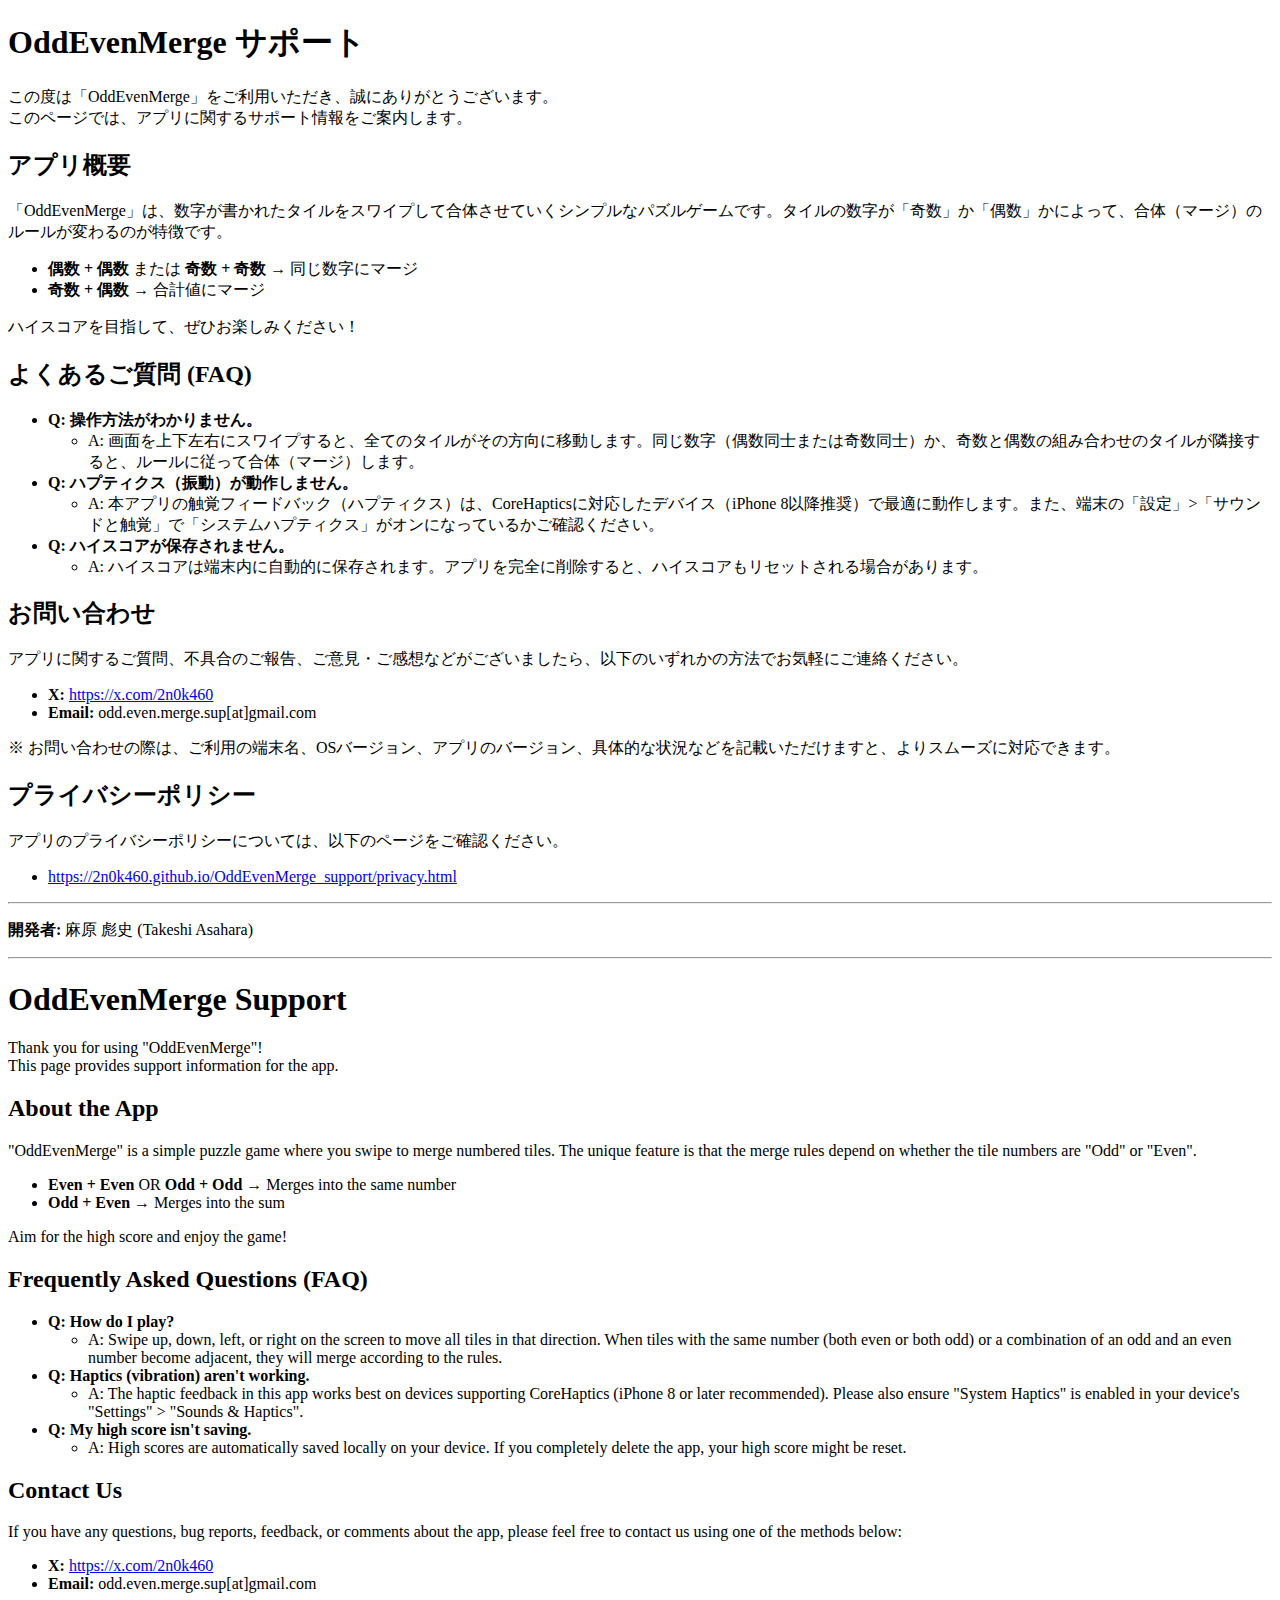
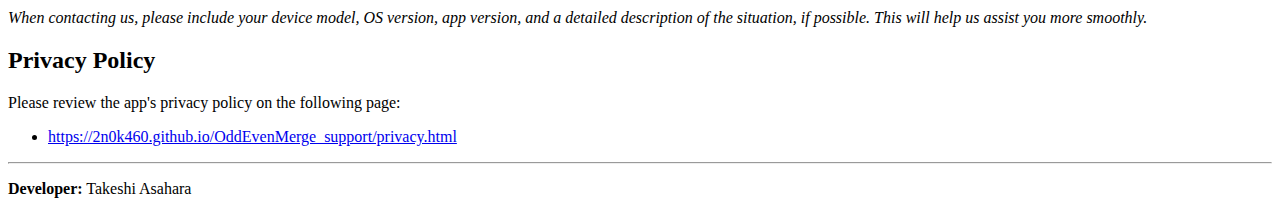
<file: index.html>
<!DOCTYPE html>
<html>
<head>
<meta charset="UTF-8">
<title>OddEvenMerge Support</title>
</head>
<body>
<h1>OddEvenMerge サポート</h1>

<p>この度は「OddEvenMerge」をご利用いただき、誠にありがとうございます。<br>
このページでは、アプリに関するサポート情報をご案内します。</p>

<h2>アプリ概要</h2>

<p>「OddEvenMerge」は、数字が書かれたタイルをスワイプして合体させていくシンプルなパズルゲームです。タイルの数字が「奇数」か「偶数」かによって、合体（マージ）のルールが変わるのが特徴です。</p>

<ul>
<li><strong>偶数 + 偶数</strong> または <strong>奇数 + 奇数</strong> → 同じ数字にマージ</li>
<li><strong>奇数 + 偶数</strong> → 合計値にマージ</li>
</ul>

<p>ハイスコアを目指して、ぜひお楽しみください！</p>

<h2>よくあるご質問 (FAQ)</h2>

<ul>
<li><strong>Q: 操作方法がわかりません。</strong>
    <ul>
    <li>A: 画面を上下左右にスワイプすると、全てのタイルがその方向に移動します。同じ数字（偶数同士または奇数同士）か、奇数と偶数の組み合わせのタイルが隣接すると、ルールに従って合体（マージ）します。</li>
    </ul>
</li>
<li><strong>Q: ハプティクス（振動）が動作しません。</strong>
    <ul>
    <li>A: 本アプリの触覚フィードバック（ハプティクス）は、CoreHapticsに対応したデバイス（iPhone 8以降推奨）で最適に動作します。また、端末の「設定」&gt;「サウンドと触覚」で「システムハプティクス」がオンになっているかご確認ください。</li>
    </ul>
</li>
<li><strong>Q: ハイスコアが保存されません。</strong>
    <ul>
    <li>A: ハイスコアは端末内に自動的に保存されます。アプリを完全に削除すると、ハイスコアもリセットされる場合があります。</li>
    </ul>
</li>
</ul>

<h2>お問い合わせ</h2>

<p>アプリに関するご質問、不具合のご報告、ご意見・ご感想などがございましたら、以下のいずれかの方法でお気軽にご連絡ください。</p>

<ul>
<li><strong>X:</strong> <a href="https://x.com/2n0k460">https://x.com/2n0k460</a></li>
<li><strong>Email:</strong> odd.even.merge.sup[at]gmail.com</li>
</ul>

<p>※ お問い合わせの際は、ご利用の端末名、OSバージョン、アプリのバージョン、具体的な状況などを記載いただけますと、よりスムーズに対応できます。</p>

<h2>プライバシーポリシー</h2>

<p>アプリのプライバシーポリシーについては、以下のページをご確認ください。</p>

<ul>
<li><a href="https://2n0k460.github.io/OddEvenMerge_support/privacy.html">https://2n0k460.github.io/OddEvenMerge_support/privacy.html</a></li>
</ul>

<hr>

<p><strong>開発者:</strong> 麻原 彪史 (Takeshi Asahara)</p>

<hr>

<h1>OddEvenMerge Support</h1>

<p>Thank you for using "OddEvenMerge"!<br>
This page provides support information for the app.</p>

<h2>About the App</h2>

<p>"OddEvenMerge" is a simple puzzle game where you swipe to merge numbered tiles. The unique feature is that the merge rules depend on whether the tile numbers are "Odd" or "Even".</p>

<ul>
<li><strong>Even + Even</strong> OR <strong>Odd + Odd</strong> → Merges into the same number</li>
<li><strong>Odd + Even</strong> → Merges into the sum</li>
</ul>

<p>Aim for the high score and enjoy the game!</p>

<h2>Frequently Asked Questions (FAQ)</h2>

<ul>
<li><strong>Q: How do I play?</strong>
    <ul>
    <li>A: Swipe up, down, left, or right on the screen to move all tiles in that direction. When tiles with the same number (both even or both odd) or a combination of an odd and an even number become adjacent, they will merge according to the rules.</li>
    </ul>
</li>
<li><strong>Q: Haptics (vibration) aren't working.</strong>
    <ul>
    <li>A: The haptic feedback in this app works best on devices supporting CoreHaptics (iPhone 8 or later recommended). Please also ensure "System Haptics" is enabled in your device's "Settings" &gt; "Sounds &amp; Haptics".</li>
    </ul>
</li>
<li><strong>Q: My high score isn't saving.</strong>
    <ul>
    <li>A: High scores are automatically saved locally on your device. If you completely delete the app, your high score might be reset.</li>
    </ul>
</li>
</ul>

<h2>Contact Us</h2>

<p>If you have any questions, bug reports, feedback, or comments about the app, please feel free to contact us using one of the methods below:</p>

<ul>
<li><strong>X:</strong> <a href="https://x.com/2n0k460">https://x.com/2n0k460</a></li>
<li><strong>Email:</strong> odd.even.merge.sup[at]gmail.com</li>
</ul>

<p><em>When contacting us, please include your device model, OS version, app version, and a detailed description of the situation, if possible. This will help us assist you more smoothly.</em></p>

<h2>Privacy Policy</h2>

<p>Please review the app's privacy policy on the following page:</p>

<ul>
<li><a href="https://2n0k460.github.io/OddEvenMerge_support/privacy.html">https://2n0k460.github.io/OddEvenMerge_support/privacy.html</a></li>
</ul>

<hr>

<p><strong>Developer:</strong> Takeshi Asahara</p>

</body>
</html>
</file>
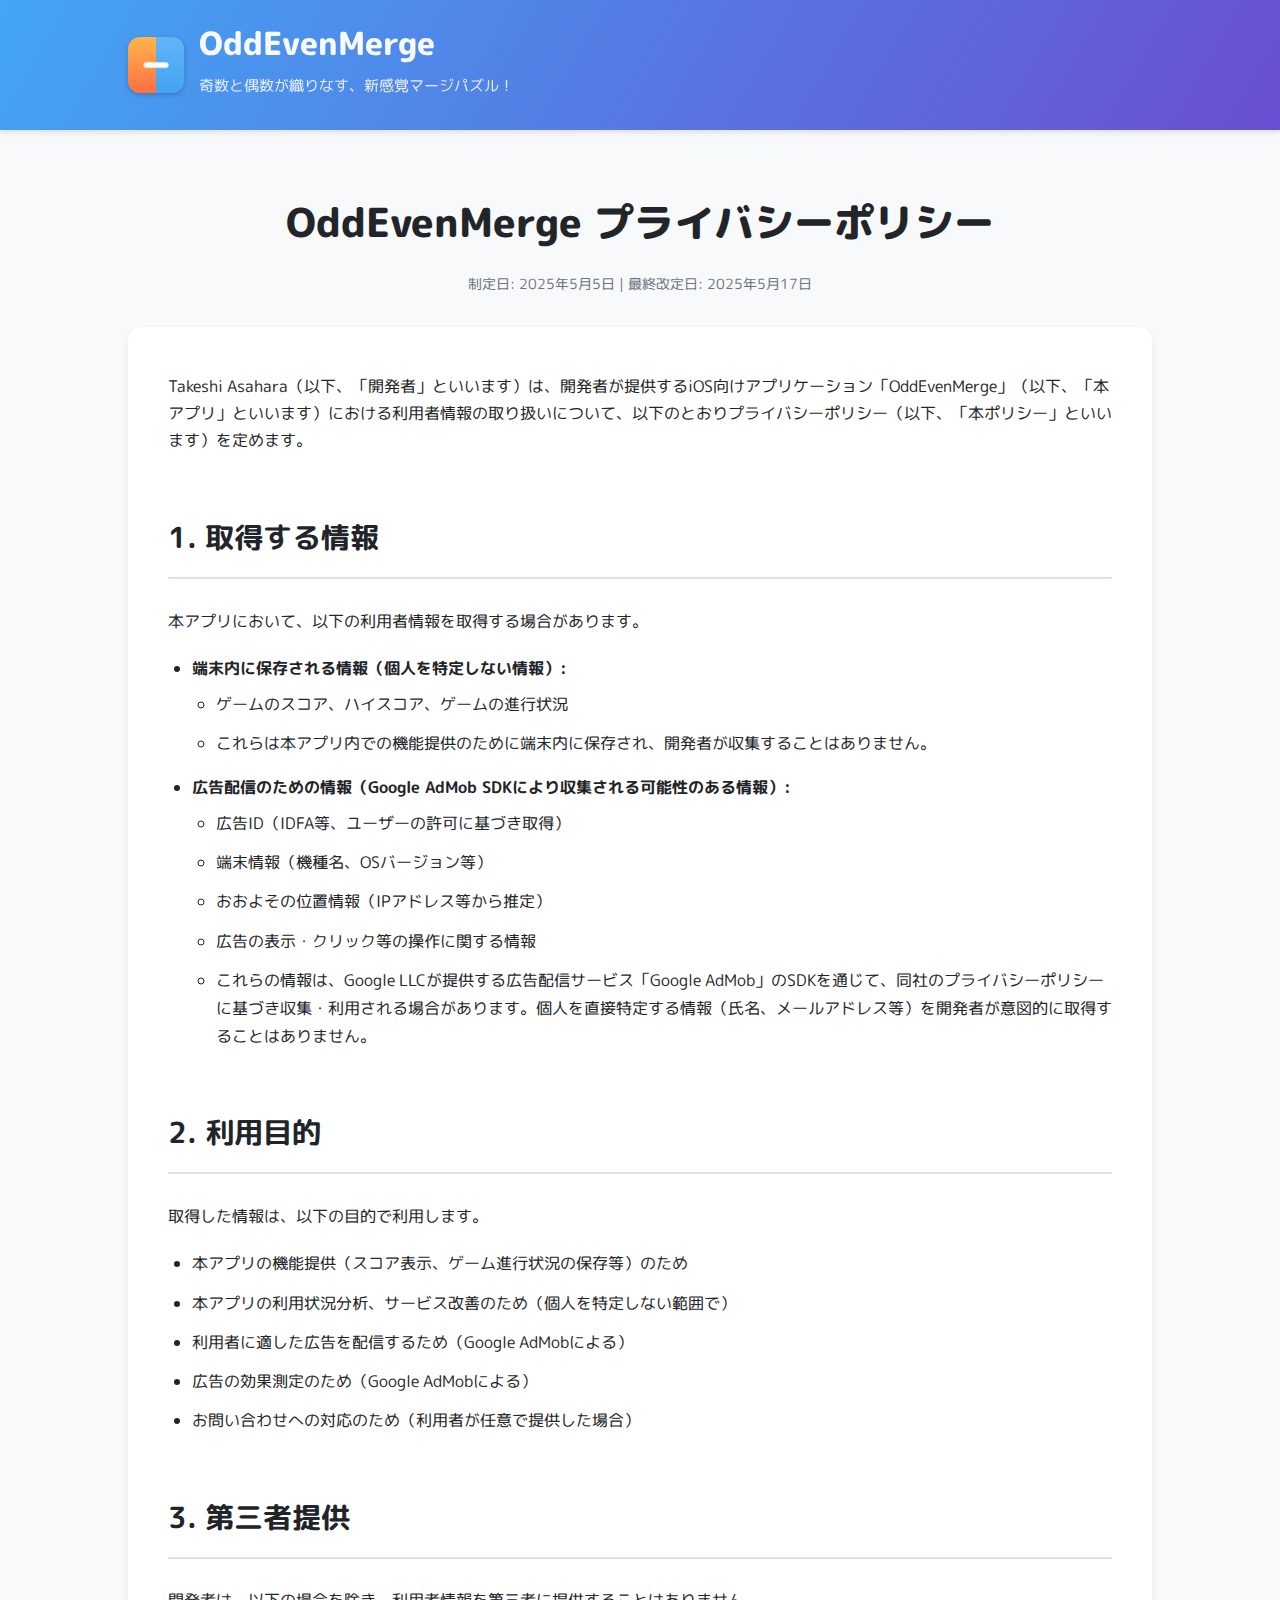
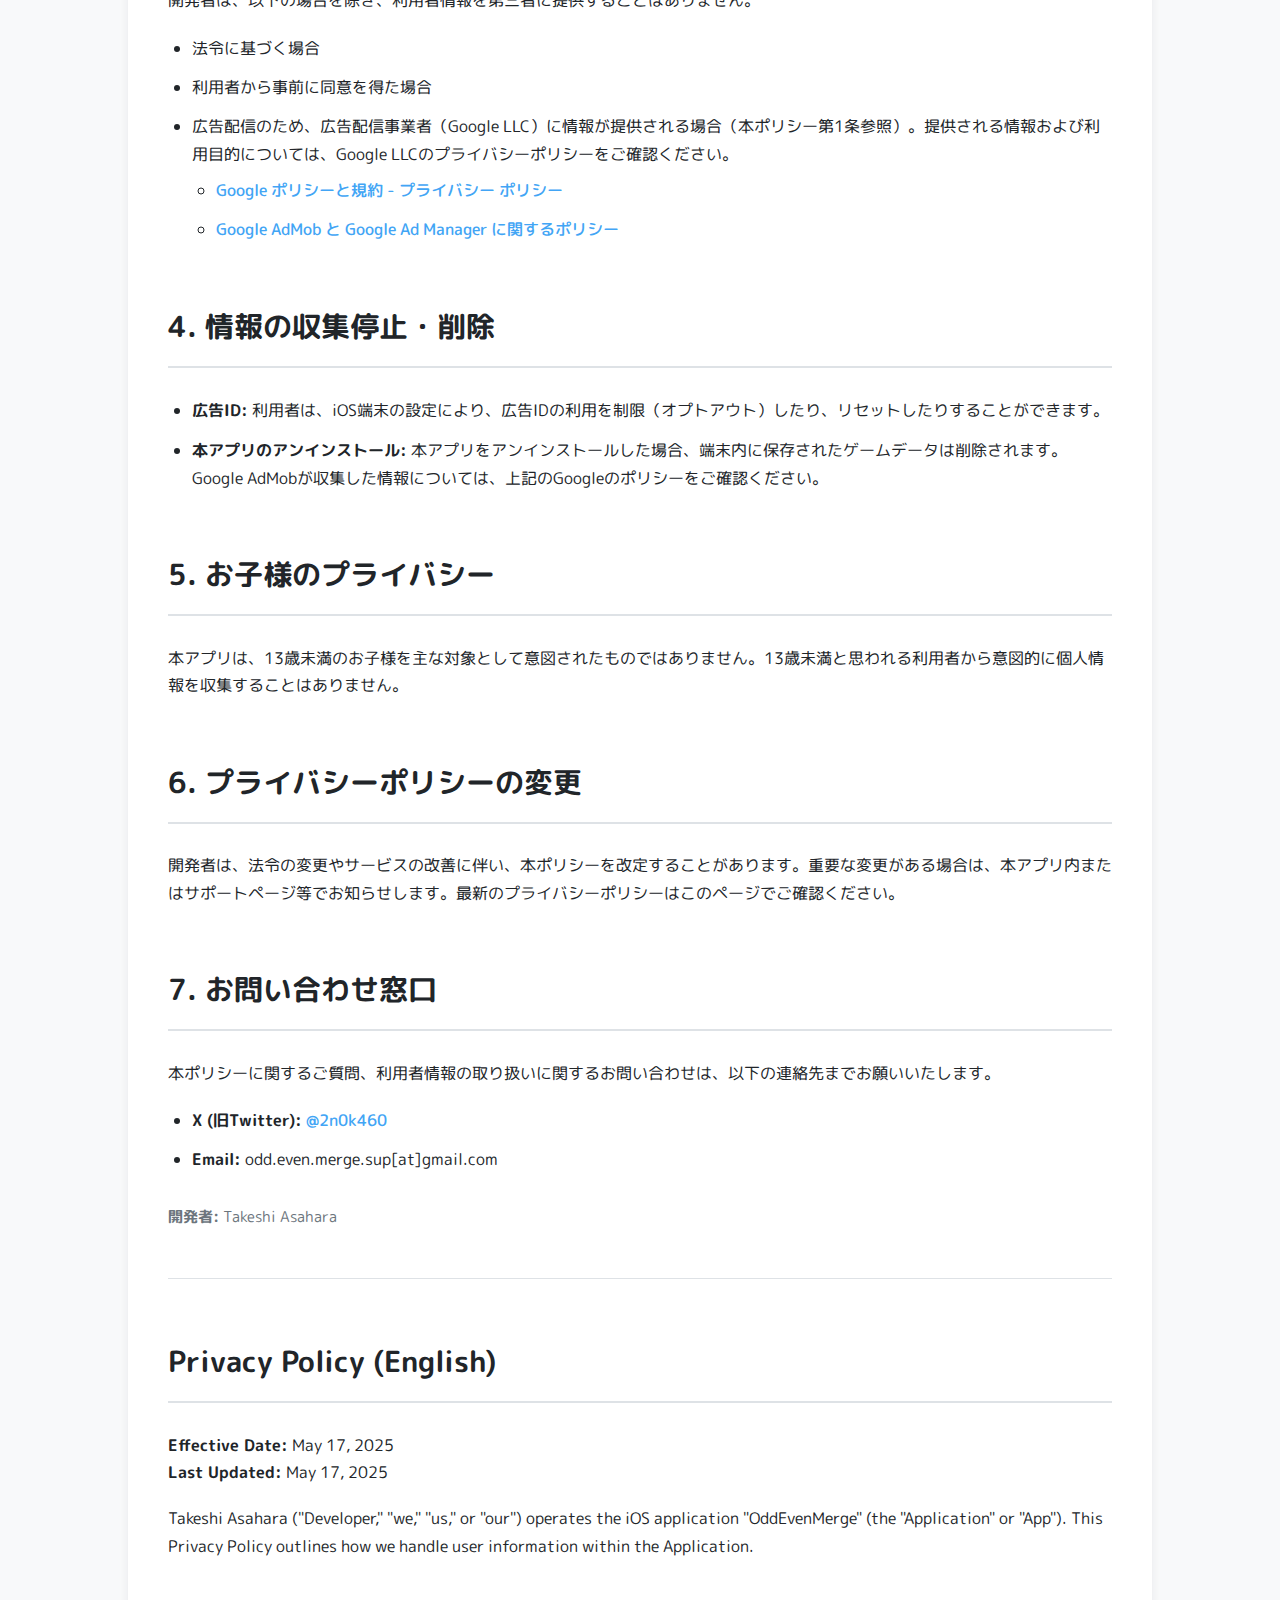
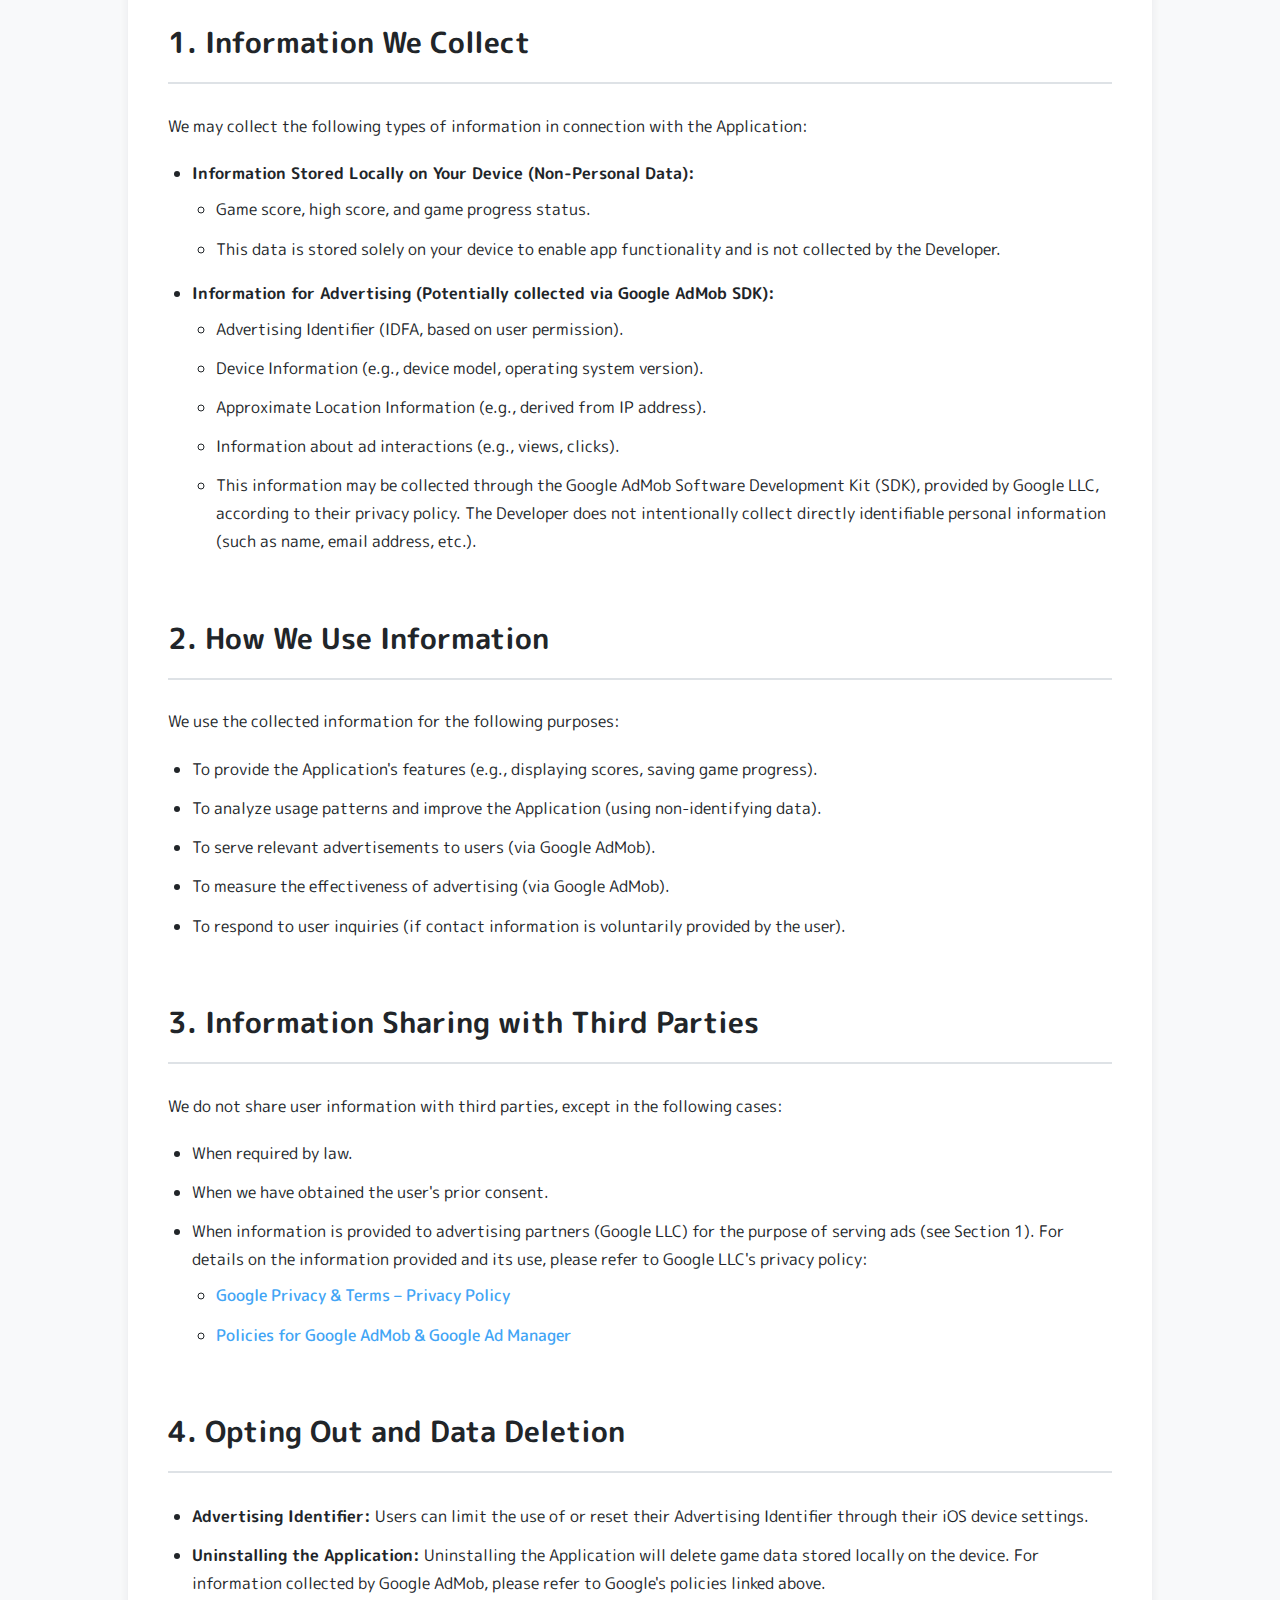
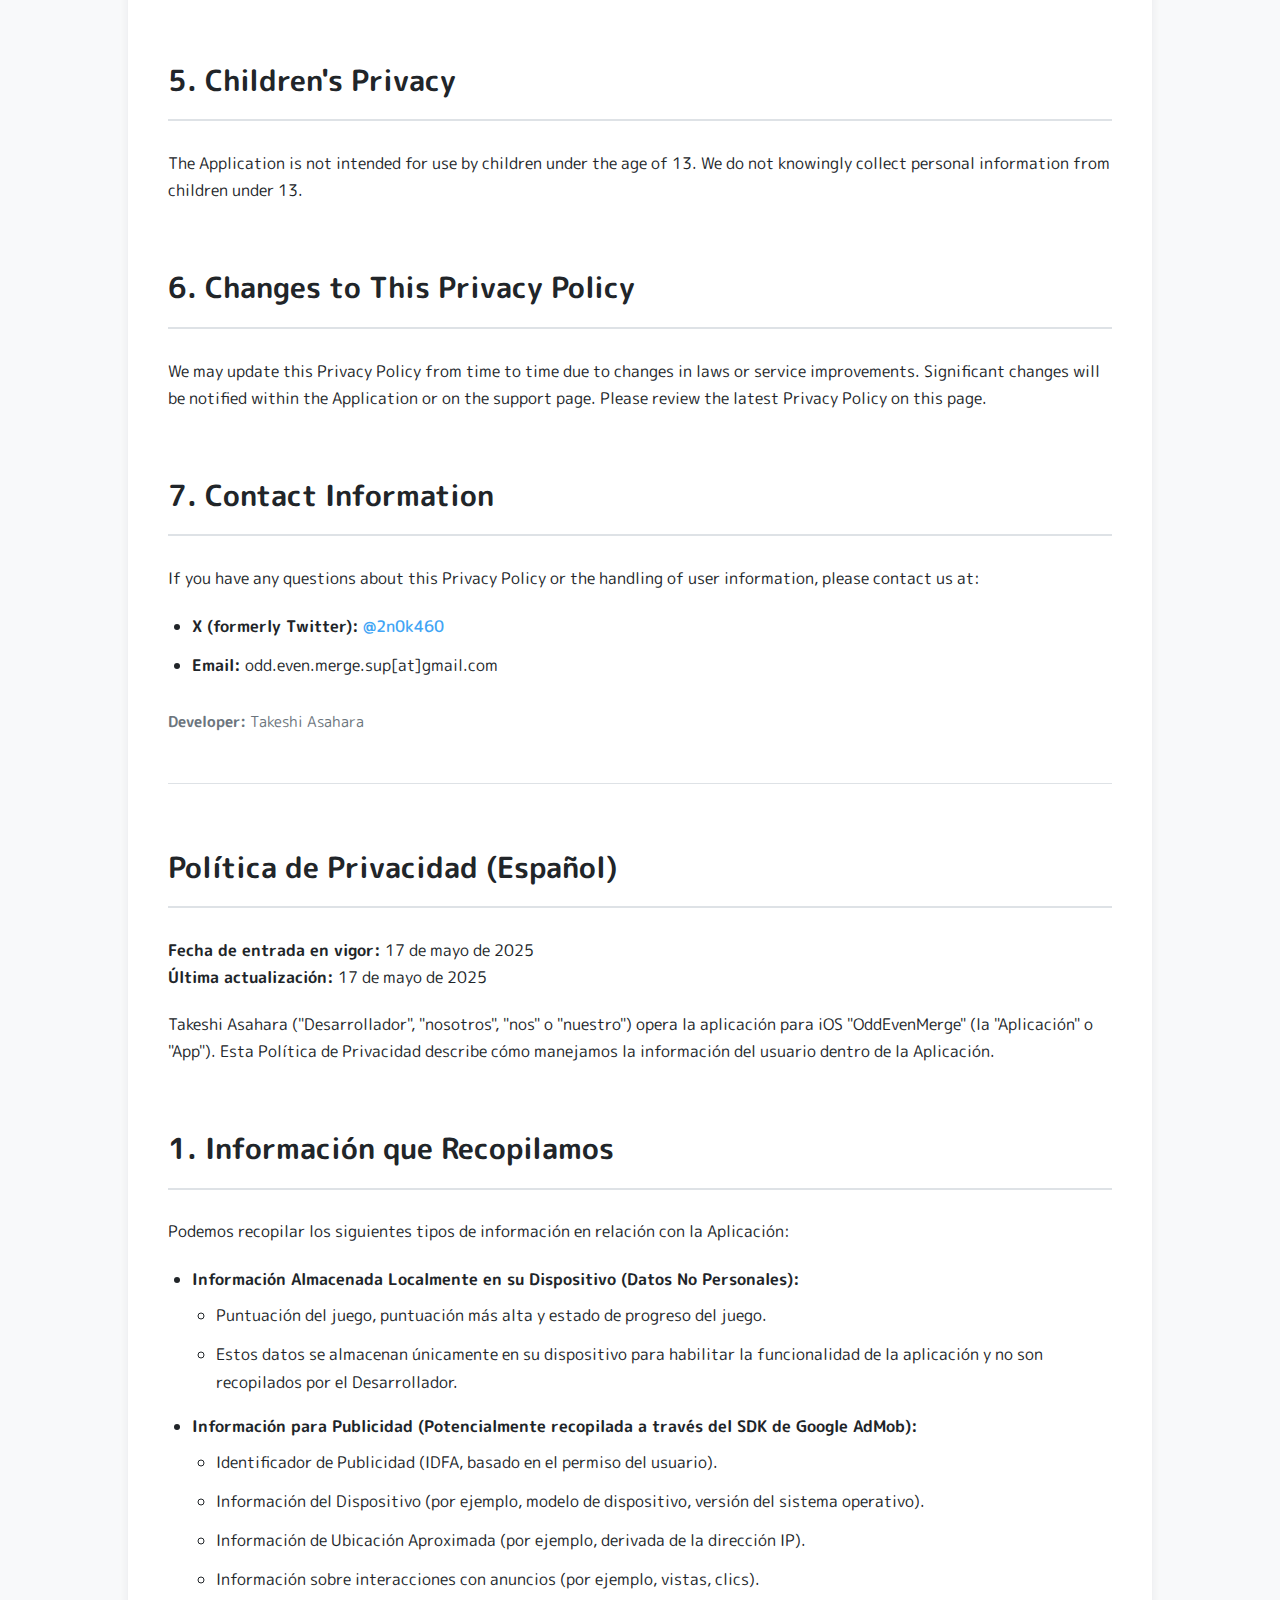
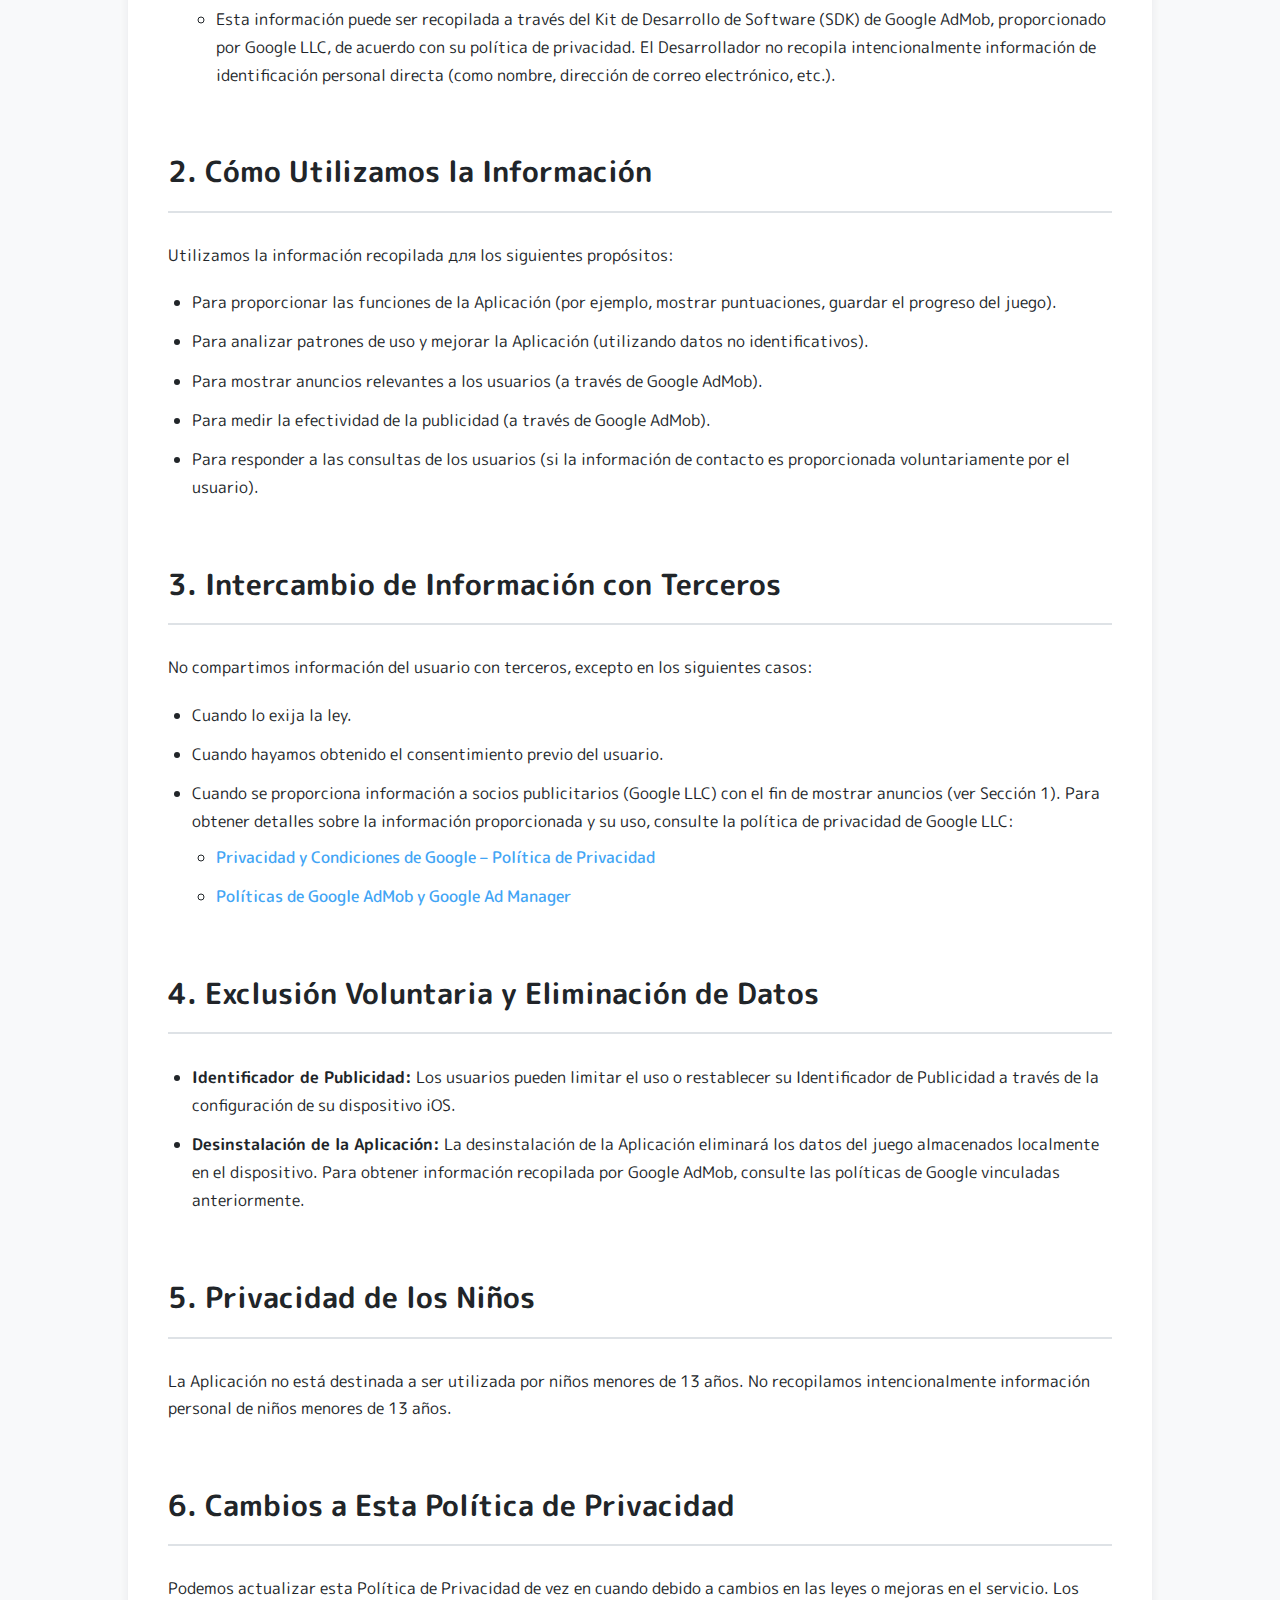
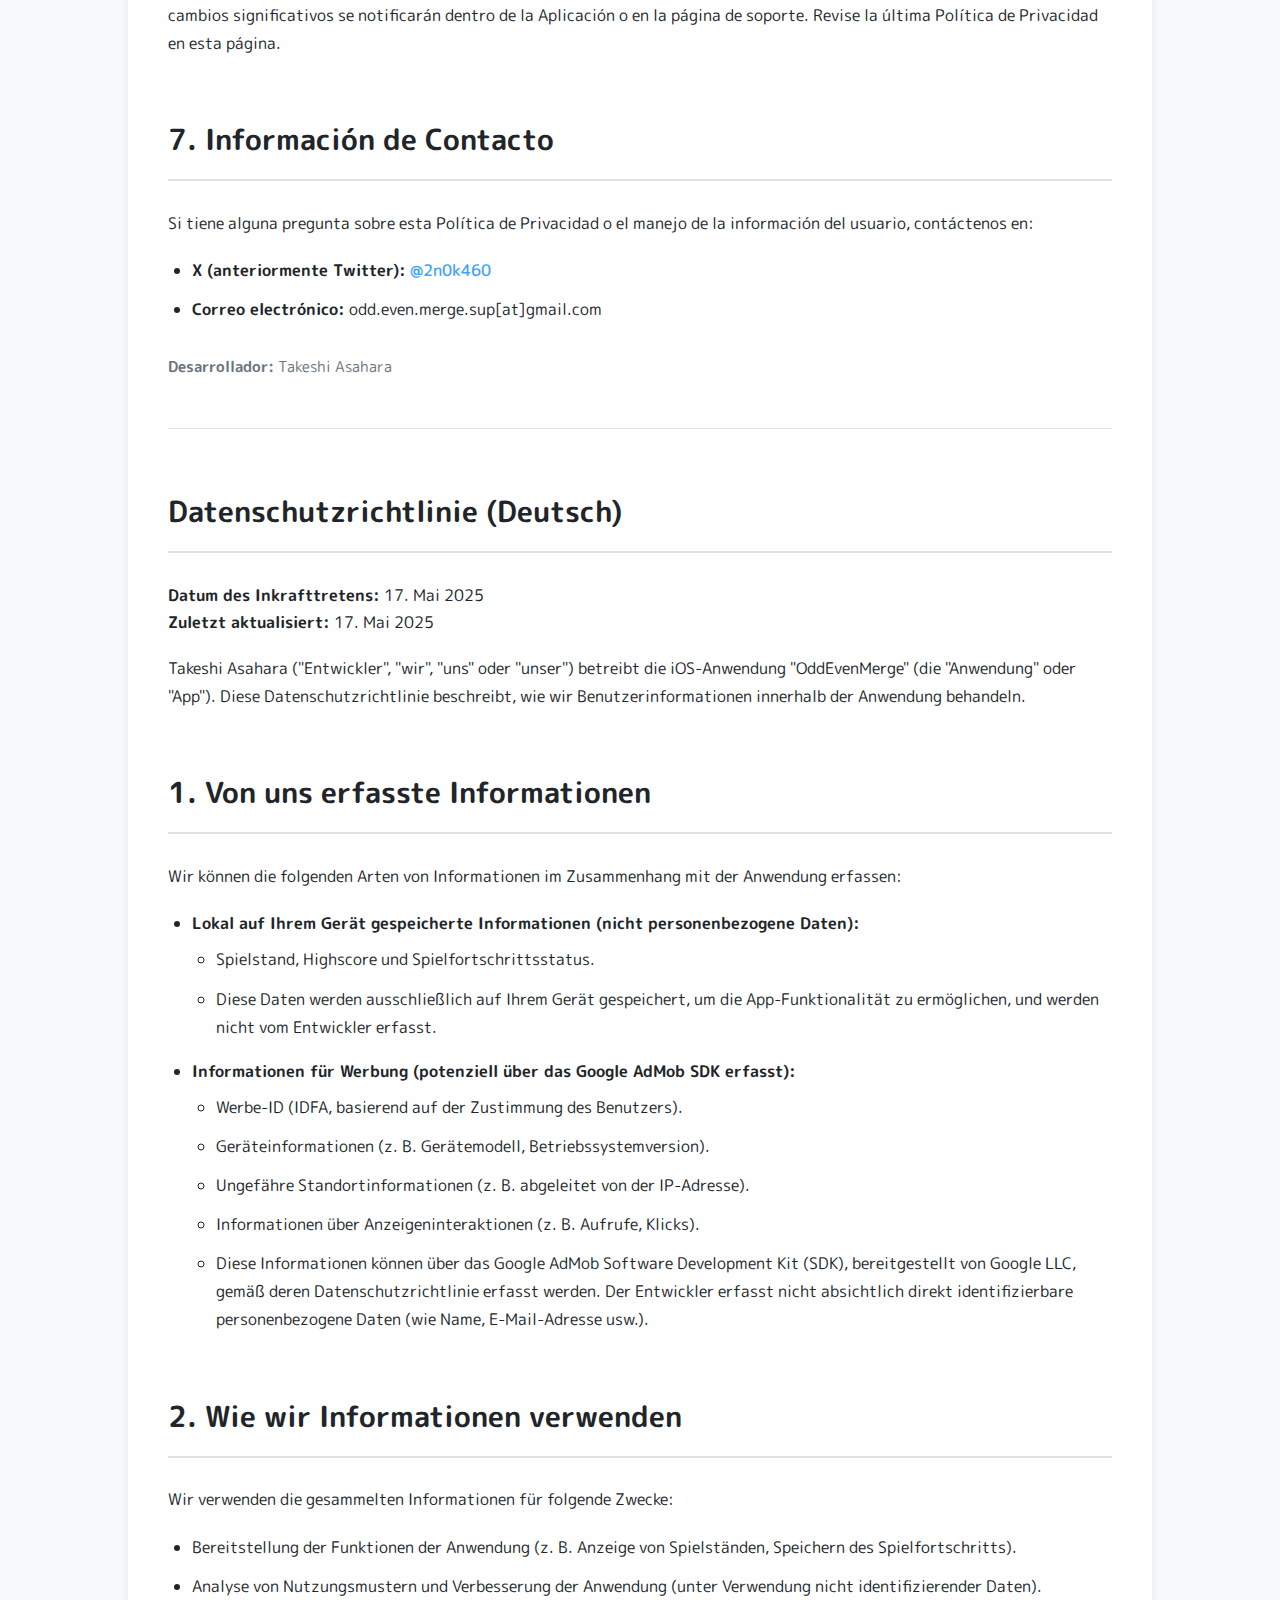
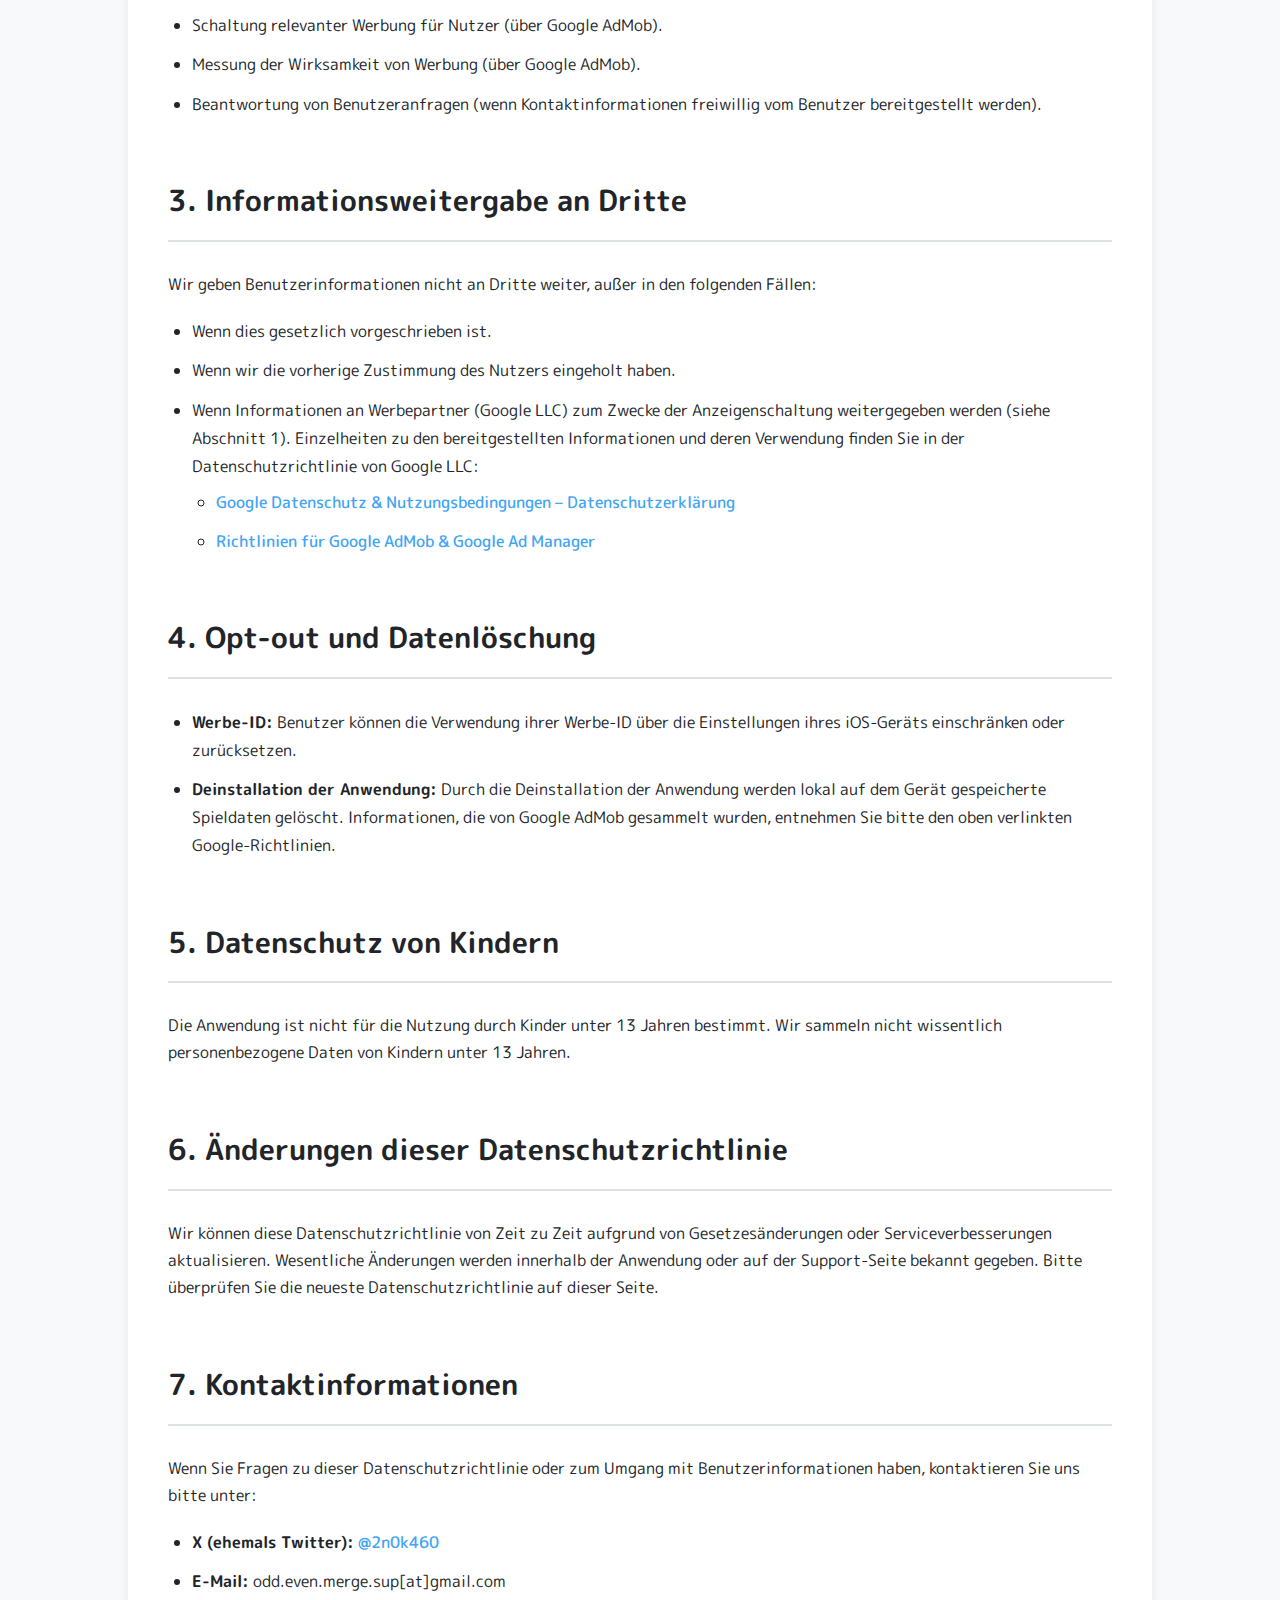
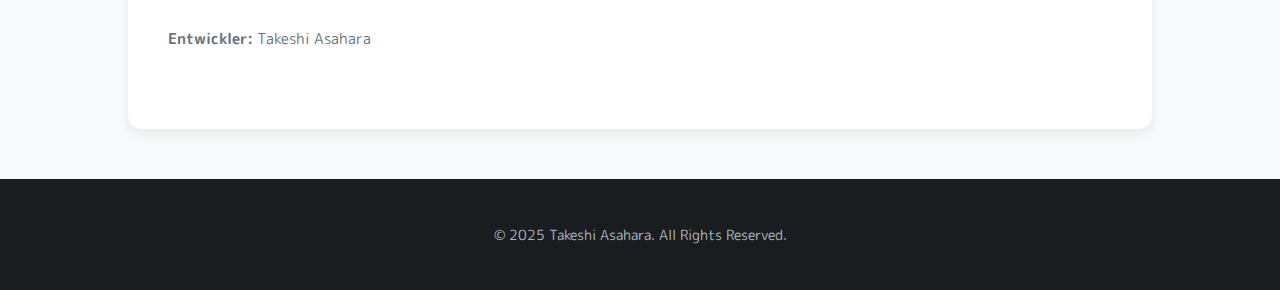
<file: privacy.html>
<!DOCTYPE html>
<html lang="ja">
<head>
    <meta charset="UTF-8">
    <meta name="viewport" content="width=device-width, initial-scale=1.0">
    <title>OddEvenMerge プライバシーポリシー</title>
    <link rel="stylesheet" href="style.css">
    <link rel="icon" href="images/app-icon.png" type="image/png">
    <link rel="preconnect" href="https://fonts.googleapis.com">
    <link rel="preconnect" href="https://fonts.gstatic.com" crossorigin>
    <link href="https://fonts.googleapis.com/css2?family=M+PLUS+Rounded+1c:wght@400;500;700;800&display=swap" rel="stylesheet">
    <style>
        /* privacy.html固有の微調整スタイル */
        main {
            padding-top: 30px; /* ヘッダーとのスペース */
            padding-bottom: 50px;
        }
        .privacy-content {
            background-color: var(--white);
            padding: 30px 40px;
            border-radius: var(--border-radius-medium);
            box-shadow: var(--box-shadow-soft);
            margin-top: 30px; /* タイトルとのスペース */
        }
        .privacy-content h2 {
            font-size: 1.8em; /* 少し小さめに */
            margin-top: 2em;
            margin-bottom: 1em;
            text-align: left; /* 左寄せに戻す */
            border-bottom: 2px solid var(--border-color);
            padding-bottom: 0.5em;
        }
        .privacy-content h2::after {
            display: none; /* セクションタイトルの下線は不要 */
        }
        .privacy-content ul {
            padding-left: 1.5em;
            margin-bottom: 1em;
        }
        .privacy-content li {
            margin-bottom: 0.7em;
        }
        .privacy-content ul ul {
            margin-top: 0.5em; /* 入れ子のリストのスペース調整 */
        }
        .privacy-content p {
            margin-bottom: 1.2em;
            line-height: 1.7;
        }
        .privacy-content a {
            color: var(--odd-base-color); /* リンク色をテーマに合わせる */
            text-decoration: none;
            font-weight: 500;
        }
        .privacy-content a:hover {
            text-decoration: underline;
            color: var(--even-base-color);
        }
        .privacy-content hr {
            border: none;
            border-top: 1px solid var(--border-color);
            margin: 2.5em 0;
        }
        .lang-section {
            margin-bottom: 3em;
        }
        .footer-info { /* ポリシー内のフッター情報 */
             margin-top: 2em;
             font-size: 0.95em;
             color: var(--secondary-text-color);
        }
         .privacy-title {
            font-size: 2.5em;
            font-weight: 800;
            text-align: center;
            margin-bottom: 15px;
            color: var(--text-color);
         }
         .update-date {
            text-align: center;
            color: var(--secondary-text-color);
            font-size: 0.9em;
            margin-bottom: 30px;
         }

        /* スマホ表示用の調整 */
        @media (max-width: 768px) {
            .privacy-content {
                padding: 20px 25px;
            }
            .privacy-title {
                font-size: 2em;
            }
            .privacy-content h2 {
                font-size: 1.5em;
            }
        }
         @media (max-width: 480px) {
            .privacy-content {
                padding: 15px 20px;
            }
             .privacy-title {
                font-size: 1.8em;
            }
            .privacy-content h2 {
                font-size: 1.3em;
            }
         }

    </style>
</head>
<body>
    <header>
        <div class="container header-content">
             <a href="index.html" style="display: contents; text-decoration: none; color: inherit;"> <img src="images/app-icon.png" alt="OddEvenMerge アプリアイコン" class="app-icon-header">
                <div>
                    <h1>OddEvenMerge</h1>
                    <p class="tagline">奇数と偶数が織りなす、新感覚マージパズル！</p>
                </div>
             </a>
        </div>
         </header>

    <main>
        <div class="container">
            <h1 class="privacy-title">OddEvenMerge プライバシーポリシー</h1>
            <p class="update-date">
                制定日: 2025年5月5日 | 最終改定日: 2025年5月17日
            </p>

            <div class="privacy-content">

                <div class="lang-section" lang="ja">
                    <p>Takeshi Asahara（以下、「開発者」といいます）は、開発者が提供するiOS向けアプリケーション「OddEvenMerge」（以下、「本アプリ」といいます）における利用者情報の取り扱いについて、以下のとおりプライバシーポリシー（以下、「本ポリシー」といいます）を定めます。</p>
                    <h2>1. 取得する情報</h2>
                    <p>本アプリにおいて、以下の利用者情報を取得する場合があります。</p>
                    <ul>
                        <li><strong>端末内に保存される情報（個人を特定しない情報）:</strong>
                            <ul>
                                <li>ゲームのスコア、ハイスコア、ゲームの進行状況</li>
                                <li>これらは本アプリ内での機能提供のために端末内に保存され、開発者が収集することはありません。</li>
                            </ul>
                        </li>
                        <li><strong>広告配信のための情報（Google AdMob SDKにより収集される可能性のある情報）:</strong>
                            <ul>
                                <li>広告ID（IDFA等、ユーザーの許可に基づき取得）</li>
                                <li>端末情報（機種名、OSバージョン等）</li>
                                <li>おおよその位置情報（IPアドレス等から推定）</li>
                                <li>広告の表示・クリック等の操作に関する情報</li>
                                <li>これらの情報は、Google LLCが提供する広告配信サービス「Google AdMob」のSDKを通じて、同社のプライバシーポリシーに基づき収集・利用される場合があります。個人を直接特定する情報（氏名、メールアドレス等）を開発者が意図的に取得することはありません。</li>
                            </ul>
                        </li>
                    </ul>
                    <h2>2. 利用目的</h2>
                    <p>取得した情報は、以下の目的で利用します。</p>
                    <ul>
                        <li>本アプリの機能提供（スコア表示、ゲーム進行状況の保存等）のため</li>
                        <li>本アプリの利用状況分析、サービス改善のため（個人を特定しない範囲で）</li>
                        <li>利用者に適した広告を配信するため（Google AdMobによる）</li>
                        <li>広告の効果測定のため（Google AdMobによる）</li>
                        <li>お問い合わせへの対応のため（利用者が任意で提供した場合）</li>
                    </ul>
                    <h2>3. 第三者提供</h2>
                    <p>開発者は、以下の場合を除き、利用者情報を第三者に提供することはありません。</p>
                    <ul>
                        <li>法令に基づく場合</li>
                        <li>利用者から事前に同意を得た場合</li>
                        <li>広告配信のため、広告配信事業者（Google LLC）に情報が提供される場合（本ポリシー第1条参照）。提供される情報および利用目的については、Google LLCのプライバシーポリシーをご確認ください。
                            <ul>
                                <li><a href="https://policies.google.com/privacy" target="_blank" rel="noopener noreferrer">Google ポリシーと規約 - プライバシー ポリシー</a></li>
                                <li><a href="https://support.google.com/admob/answer/6128543" target="_blank" rel="noopener noreferrer">Google AdMob と Google Ad Manager に関するポリシー</a></li>
                            </ul>
                        </li>
                    </ul>
                    <h2>4. 情報の収集停止・削除</h2>
                    <ul>
                        <li><strong>広告ID:</strong> 利用者は、iOS端末の設定により、広告IDの利用を制限（オプトアウト）したり、リセットしたりすることができます。</li>
                        <li><strong>本アプリのアンインストール:</strong> 本アプリをアンインストールした場合、端末内に保存されたゲームデータは削除されます。Google AdMobが収集した情報については、上記のGoogleのポリシーをご確認ください。</li>
                    </ul>
                    <h2>5. お子様のプライバシー</h2>
                    <p>本アプリは、13歳未満のお子様を主な対象として意図されたものではありません。13歳未満と思われる利用者から意図的に個人情報を収集することはありません。</p>
                    <h2>6. プライバシーポリシーの変更</h2>
                    <p>開発者は、法令の変更やサービスの改善に伴い、本ポリシーを改定することがあります。重要な変更がある場合は、本アプリ内またはサポートページ等でお知らせします。最新のプライバシーポリシーはこのページでご確認ください。</p>
                    <h2>7. お問い合わせ窓口</h2>
                    <p>本ポリシーに関するご質問、利用者情報の取り扱いに関するお問い合わせは、以下の連絡先までお願いいたします。</p>
                    <ul>
                        <li><strong>X (旧Twitter):</strong> <a href="https://x.com/2n0k460" target="_blank" rel="noopener noreferrer">@2n0k460</a></li>
                        <li><strong>Email:</strong> odd.even.merge.sup[at]gmail.com</li>
                    </ul>
                    <p class="footer-info">
                        <strong>開発者:</strong> Takeshi Asahara
                    </p>
                </div>

                <hr>

                 <div class="lang-section" lang="en">
                    <h2>Privacy Policy (English)</h2>
                    <p>
                         <strong>Effective Date:</strong> May 17, 2025<br>
                         <strong>Last Updated:</strong> May 17, 2025
                     </p>
                     <p>Takeshi Asahara ("Developer," "we," "us," or "our") operates the iOS application "OddEvenMerge" (the "Application" or "App"). This Privacy Policy outlines how we handle user information within the Application.</p>
                     <h2>1. Information We Collect</h2>
                     <p>We may collect the following types of information in connection with the Application:</p>
                     <ul>
                         <li>
                             <strong>Information Stored Locally on Your Device (Non-Personal Data):</strong>
                             <ul>
                                 <li>Game score, high score, and game progress status.</li>
                                 <li>This data is stored solely on your device to enable app functionality and is not collected by the Developer.</li>
                             </ul>
                         </li>
                         <li>
                             <strong>Information for Advertising (Potentially collected via Google AdMob SDK):</strong>
                             <ul>
                                 <li>Advertising Identifier (IDFA, based on user permission).</li>
                                 <li>Device Information (e.g., device model, operating system version).</li>
                                 <li>Approximate Location Information (e.g., derived from IP address).</li>
                                 <li>Information about ad interactions (e.g., views, clicks).</li>
                                 <li>This information may be collected through the Google AdMob Software Development Kit (SDK), provided by Google LLC, according to their privacy policy. The Developer does not intentionally collect directly identifiable personal information (such as name, email address, etc.).</li>
                             </ul>
                         </li>
                     </ul>
                     <h2>2. How We Use Information</h2>
                     <p>We use the collected information for the following purposes:</p>
                     <ul>
                         <li>To provide the Application's features (e.g., displaying scores, saving game progress).</li>
                         <li>To analyze usage patterns and improve the Application (using non-identifying data).</li>
                         <li>To serve relevant advertisements to users (via Google AdMob).</li>
                         <li>To measure the effectiveness of advertising (via Google AdMob).</li>
                         <li>To respond to user inquiries (if contact information is voluntarily provided by the user).</li>
                     </ul>
                     <h2>3. Information Sharing with Third Parties</h2>
                     <p>We do not share user information with third parties, except in the following cases:</p>
                     <ul>
                         <li>When required by law.</li>
                         <li>When we have obtained the user's prior consent.</li>
                         <li>When information is provided to advertising partners (Google LLC) for the purpose of serving ads (see Section 1). For details on the information provided and its use, please refer to Google LLC's privacy policy:
                             <ul>
                                 <li><a href="https://policies.google.com/privacy" target="_blank" rel="noopener noreferrer">Google Privacy & Terms – Privacy Policy</a></li>
                                 <li><a href="https://support.google.com/admob/answer/6128543" target="_blank" rel="noopener noreferrer">Policies for Google AdMob & Google Ad Manager</a></li>
                             </ul>
                         </li>
                     </ul>
                     <h2>4. Opting Out and Data Deletion</h2>
                     <ul>
                         <li><strong>Advertising Identifier:</strong> Users can limit the use of or reset their Advertising Identifier through their iOS device settings.</li>
                         <li><strong>Uninstalling the Application:</strong> Uninstalling the Application will delete game data stored locally on the device. For information collected by Google AdMob, please refer to Google's policies linked above.</li>
                     </ul>
                     <h2>5. Children's Privacy</h2>
                     <p>The Application is not intended for use by children under the age of 13. We do not knowingly collect personal information from children under 13.</p>
                     <h2>6. Changes to This Privacy Policy</h2>
                     <p>We may update this Privacy Policy from time to time due to changes in laws or service improvements. Significant changes will be notified within the Application or on the support page. Please review the latest Privacy Policy on this page.</p>
                     <h2>7. Contact Information</h2>
                     <p>If you have any questions about this Privacy Policy or the handling of user information, please contact us at:</p>
                     <ul>
                          <li><strong>X (formerly Twitter):</strong> <a href="https://x.com/2n0k460" target="_blank" rel="noopener noreferrer">@2n0k460</a></li>
                          <li><strong>Email:</strong> odd.even.merge.sup[at]gmail.com</li>
                     </ul>
                     <p class="footer-info">
                         <strong>Developer:</strong> Takeshi Asahara
                     </p>
                </div>

                <hr>

                <div class="lang-section" lang="es">
                    <h2>Política de Privacidad (Español)</h2>
                    <p>
                        <strong>Fecha de entrada en vigor:</strong> 17 de mayo de 2025<br>
                        <strong>Última actualización:</strong> 17 de mayo de 2025
                    </p>
                    <p>Takeshi Asahara ("Desarrollador", "nosotros", "nos" o "nuestro") opera la aplicación para iOS "OddEvenMerge" (la "Aplicación" o "App"). Esta Política de Privacidad describe cómo manejamos la información del usuario dentro de la Aplicación.</p>

                    <h2>1. Información que Recopilamos</h2>
                    <p>Podemos recopilar los siguientes tipos de información en relación con la Aplicación:</p>
                    <ul>
                        <li>
                            <strong>Información Almacenada Localmente en su Dispositivo (Datos No Personales):</strong>
                            <ul>
                                <li>Puntuación del juego, puntuación más alta y estado de progreso del juego.</li>
                                <li>Estos datos se almacenan únicamente en su dispositivo para habilitar la funcionalidad de la aplicación y no son recopilados por el Desarrollador.</li>
                            </ul>
                        </li>
                        <li>
                            <strong>Información para Publicidad (Potencialmente recopilada a través del SDK de Google AdMob):</strong>
                            <ul>
                                <li>Identificador de Publicidad (IDFA, basado en el permiso del usuario).</li>
                                <li>Información del Dispositivo (por ejemplo, modelo de dispositivo, versión del sistema operativo).</li>
                                <li>Información de Ubicación Aproximada (por ejemplo, derivada de la dirección IP).</li>
                                <li>Información sobre interacciones con anuncios (por ejemplo, vistas, clics).</li>
                                <li>Esta información puede ser recopilada a través del Kit de Desarrollo de Software (SDK) de Google AdMob, proporcionado por Google LLC, de acuerdo con su política de privacidad. El Desarrollador no recopila intencionalmente información de identificación personal directa (como nombre, dirección de correo electrónico, etc.).</li>
                            </ul>
                        </li>
                    </ul>

                    <h2>2. Cómo Utilizamos la Información</h2>
                    <p>Utilizamos la información recopilada для los siguientes propósitos:</p>
                    <ul>
                        <li>Para proporcionar las funciones de la Aplicación (por ejemplo, mostrar puntuaciones, guardar el progreso del juego).</li>
                        <li>Para analizar patrones de uso y mejorar la Aplicación (utilizando datos no identificativos).</li>
                        <li>Para mostrar anuncios relevantes a los usuarios (a través de Google AdMob).</li>
                        <li>Para medir la efectividad de la publicidad (a través de Google AdMob).</li>
                        <li>Para responder a las consultas de los usuarios (si la información de contacto es proporcionada voluntariamente por el usuario).</li>
                    </ul>

                    <h2>3. Intercambio de Información con Terceros</h2>
                    <p>No compartimos información del usuario con terceros, excepto en los siguientes casos:</p>
                    <ul>
                        <li>Cuando lo exija la ley.</li>
                        <li>Cuando hayamos obtenido el consentimiento previo del usuario.</li>
                        <li>Cuando se proporciona información a socios publicitarios (Google LLC) con el fin de mostrar anuncios (ver Sección 1). Para obtener detalles sobre la información proporcionada y su uso, consulte la política de privacidad de Google LLC:
                            <ul>
                                <li><a href="https://policies.google.com/privacy" target="_blank" rel="noopener noreferrer">Privacidad y Condiciones de Google – Política de Privacidad</a></li>
                                <li><a href="https://support.google.com/admob/answer/6128543" target="_blank" rel="noopener noreferrer">Políticas de Google AdMob y Google Ad Manager</a></li>
                            </ul>
                        </li>
                    </ul>

                    <h2>4. Exclusión Voluntaria y Eliminación de Datos</h2>
                    <ul>
                        <li><strong>Identificador de Publicidad:</strong> Los usuarios pueden limitar el uso o restablecer su Identificador de Publicidad a través de la configuración de su dispositivo iOS.</li>
                        <li><strong>Desinstalación de la Aplicación:</strong> La desinstalación de la Aplicación eliminará los datos del juego almacenados localmente en el dispositivo. Para obtener información recopilada por Google AdMob, consulte las políticas de Google vinculadas anteriormente.</li>
                    </ul>

                    <h2>5. Privacidad de los Niños</h2>
                    <p>La Aplicación no está destinada a ser utilizada por niños menores de 13 años. No recopilamos intencionalmente información personal de niños menores de 13 años.</p>

                    <h2>6. Cambios a Esta Política de Privacidad</h2>
                    <p>Podemos actualizar esta Política de Privacidad de vez en cuando debido a cambios en las leyes o mejoras en el servicio. Los cambios significativos se notificarán dentro de la Aplicación o en la página de soporte. Revise la última Política de Privacidad en esta página.</p>

                    <h2>7. Información de Contacto</h2>
                    <p>Si tiene alguna pregunta sobre esta Política de Privacidad o el manejo de la información del usuario, contáctenos en:</p>
                    <ul>
                          <li><strong>X (anteriormente Twitter):</strong> <a href="https://x.com/2n0k460" target="_blank" rel="noopener noreferrer">@2n0k460</a></li>
                          <li><strong>Correo electrónico:</strong> odd.even.merge.sup[at]gmail.com</li>
                     </ul>
                    <p class="footer-info">
                        <strong>Desarrollador:</strong> Takeshi Asahara
                    </p>
                </div>

                <hr>

                <div class="lang-section" lang="de">
                    <h2>Datenschutzrichtlinie (Deutsch)</h2>
                    <p>
                        <strong>Datum des Inkrafttretens:</strong> 17. Mai 2025<br>
                        <strong>Zuletzt aktualisiert:</strong> 17. Mai 2025
                    </p>
                    <p>Takeshi Asahara ("Entwickler", "wir", "uns" oder "unser") betreibt die iOS-Anwendung "OddEvenMerge" (die "Anwendung" oder "App"). Diese Datenschutzrichtlinie beschreibt, wie wir Benutzerinformationen innerhalb der Anwendung behandeln.</p>

                    <h2>1. Von uns erfasste Informationen</h2>
                    <p>Wir können die folgenden Arten von Informationen im Zusammenhang mit der Anwendung erfassen:</p>
                    <ul>
                        <li>
                            <strong>Lokal auf Ihrem Gerät gespeicherte Informationen (nicht personenbezogene Daten):</strong>
                            <ul>
                                <li>Spielstand, Highscore und Spielfortschrittsstatus.</li>
                                <li>Diese Daten werden ausschließlich auf Ihrem Gerät gespeichert, um die App-Funktionalität zu ermöglichen, und werden nicht vom Entwickler erfasst.</li>
                            </ul>
                        </li>
                        <li>
                            <strong>Informationen für Werbung (potenziell über das Google AdMob SDK erfasst):</strong>
                            <ul>
                                <li>Werbe-ID (IDFA, basierend auf der Zustimmung des Benutzers).</li>
                                <li>Geräteinformationen (z. B. Gerätemodell, Betriebssystemversion).</li>
                                <li>Ungefähre Standortinformationen (z. B. abgeleitet von der IP-Adresse).</li>
                                <li>Informationen über Anzeigeninteraktionen (z. B. Aufrufe, Klicks).</li>
                                <li>Diese Informationen können über das Google AdMob Software Development Kit (SDK), bereitgestellt von Google LLC, gemäß deren Datenschutzrichtlinie erfasst werden. Der Entwickler erfasst nicht absichtlich direkt identifizierbare personenbezogene Daten (wie Name, E-Mail-Adresse usw.).</li>
                            </ul>
                        </li>
                    </ul>

                    <h2>2. Wie wir Informationen verwenden</h2>
                    <p>Wir verwenden die gesammelten Informationen für folgende Zwecke:</p>
                    <ul>
                        <li>Bereitstellung der Funktionen der Anwendung (z. B. Anzeige von Spielständen, Speichern des Spielfortschritts).</li>
                        <li>Analyse von Nutzungsmustern und Verbesserung der Anwendung (unter Verwendung nicht identifizierender Daten).</li>
                        <li>Schaltung relevanter Werbung für Nutzer (über Google AdMob).</li>
                        <li>Messung der Wirksamkeit von Werbung (über Google AdMob).</li>
                        <li>Beantwortung von Benutzeranfragen (wenn Kontaktinformationen freiwillig vom Benutzer bereitgestellt werden).</li>
                    </ul>

                    <h2>3. Informationsweitergabe an Dritte</h2>
                    <p>Wir geben Benutzerinformationen nicht an Dritte weiter, außer in den folgenden Fällen:</p>
                    <ul>
                        <li>Wenn dies gesetzlich vorgeschrieben ist.</li>
                        <li>Wenn wir die vorherige Zustimmung des Nutzers eingeholt haben.</li>
                        <li>Wenn Informationen an Werbepartner (Google LLC) zum Zwecke der Anzeigenschaltung weitergegeben werden (siehe Abschnitt 1). Einzelheiten zu den bereitgestellten Informationen und deren Verwendung finden Sie in der Datenschutzrichtlinie von Google LLC:
                            <ul>
                                <li><a href="https://policies.google.com/privacy" target="_blank" rel="noopener noreferrer">Google Datenschutz & Nutzungsbedingungen – Datenschutzerklärung</a></li>
                                <li><a href="https://support.google.com/admob/answer/6128543" target="_blank" rel="noopener noreferrer">Richtlinien für Google AdMob & Google Ad Manager</a></li>
                            </ul>
                        </li>
                    </ul>

                    <h2>4. Opt-out und Datenlöschung</h2>
                    <ul>
                        <li><strong>Werbe-ID:</strong> Benutzer können die Verwendung ihrer Werbe-ID über die Einstellungen ihres iOS-Geräts einschränken oder zurücksetzen.</li>
                        <li><strong>Deinstallation der Anwendung:</strong> Durch die Deinstallation der Anwendung werden lokal auf dem Gerät gespeicherte Spieldaten gelöscht. Informationen, die von Google AdMob gesammelt wurden, entnehmen Sie bitte den oben verlinkten Google-Richtlinien.</li>
                    </ul>

                    <h2>5. Datenschutz von Kindern</h2>
                    <p>Die Anwendung ist nicht für die Nutzung durch Kinder unter 13 Jahren bestimmt. Wir sammeln nicht wissentlich personenbezogene Daten von Kindern unter 13 Jahren.</p>

                    <h2>6. Änderungen dieser Datenschutzrichtlinie</h2>
                    <p>Wir können diese Datenschutzrichtlinie von Zeit zu Zeit aufgrund von Gesetzesänderungen oder Serviceverbesserungen aktualisieren. Wesentliche Änderungen werden innerhalb der Anwendung oder auf der Support-Seite bekannt gegeben. Bitte überprüfen Sie die neueste Datenschutzrichtlinie auf dieser Seite.</p>

                    <h2>7. Kontaktinformationen</h2>
                    <p>Wenn Sie Fragen zu dieser Datenschutzrichtlinie oder zum Umgang mit Benutzerinformationen haben, kontaktieren Sie uns bitte unter:</p>
                    <ul>
                          <li><strong>X (ehemals Twitter):</strong> <a href="https://x.com/2n0k460" target="_blank" rel="noopener noreferrer">@2n0k460</a></li>
                          <li><strong>E-Mail:</strong> odd.even.merge.sup[at]gmail.com</li>
                     </ul>
                    <p class="footer-info">
                        <strong>Entwickler:</strong> Takeshi Asahara
                    </p>
                </div>

            </div>
        </div>
    </main>

    <footer>
        <div class="container">
            <p>&copy; 2025 Takeshi Asahara. All Rights Reserved.</p>
            </div>
    </footer>

    </body>
</html>
</file>
<file: style.css>
/* 基本スタイルとリセット */
:root {
    --odd-base-color: #42A5F5; /* 奇数テーマ (鮮やかな青) */
    --even-base-color: #FF7043;/* 偶数テーマ (鮮やかなオレンジ) */
    --accent-color: #6A4FD1; /* アクセント (エメラルドグリーン系) */
    --text-color: #212529; /* 濃いグレー */
    --secondary-text-color: #6c757d; /* やや薄いグレー */
    --light-text-color: #f8f9fa; /* 明るいテキスト色 (ダーク背景用) */
    --light-bg: #f8f9fa; /* 明るい背景色 */
    --white: #ffffff;
    --border-color: #dee2e6; /* ボーダー色 */
    --border-radius-small: 8px;
    --border-radius-medium: 14px;
    --box-shadow-soft: 0 5px 10px rgba(0, 25, 50, 0.07);
    --box-shadow-strong: 0 10px 20px rgba(0, 25, 50, 0.1);
    --font-family-main: 'M PLUS Rounded 1c', -apple-system, BlinkMacSystemFont, 'Segoe UI', Roboto, Helvetica, Arial, sans-serif;
}

html {
    scroll-behavior: smooth;
    font-size: 16px;
}

body {
    font-family: var(--font-family-main);
    line-height: 1.75;
    margin: 0;
    padding: 0;
    background-color: var(--light-bg);
    color: var(--text-color);
    overflow-x: hidden;
    -webkit-font-smoothing: antialiased;
    -moz-osx-font-smoothing: grayscale;
}

.container {
    width: 90%;
    max-width: 1024px;
    margin: 0 auto;
    padding: 0 20px;
}

/* ヘッダー */
header {
    background: linear-gradient(120deg, var(--odd-base-color), var(--accent-color));
    color: var(--light-text-color);
    padding-top: 15px;
    padding-bottom: 0; /* ナビゲーションにパディングを持たせるため */
    box-shadow: 0 2px 6px rgba(0,0,0,0.12);
    position: sticky;
    top: 0;
    z-index: 1000;
}

.header-content {
    display: flex;
    align-items: center;
    padding-bottom: 15px;
}

.app-icon-header {
    width: 56px;
    height: 56px;
    margin-right: 15px;
    border-radius: 12px;
    box-shadow: 0 2px 5px rgba(0,0,0,0.2);
}

header h1 {
    font-size: 2em;
    font-weight: 800;
    margin: 0;
}

header .tagline {
    font-size: 0.95em;
    font-weight: 400;
    margin-top: 2px;
    opacity: 0.9;
}

nav#main-nav {
    background-color: rgba(0,0,0,0.25);
}
.nav-container { /* PCとスマホで共通のコンテナ */
    display: flex;
    justify-content: center; /* PCでは中央寄せ */
    align-items: center;
    position: relative;
    min-height: 50px;
}

/* ハンバーガーメニューボタン (デフォルトでは非表示、スマホで表示) */
.nav-toggle {
    display: none;
    background: none;
    border: none;
    padding: 10px;
    margin: 0;
    cursor: pointer;
    position: absolute;
    right: 15px;
    top: 50%;
    transform: translateY(-50%);
    z-index: 1002; /* メニューより手前に */
}
.hamburger-icon {
    display: block;
    width: 22px;
    height: 2.5px;
    background-color: var(--light-text-color);
    position: relative;
    transition: background-color 0s 0.2s; /* Xになるときに中央線を消すディレイ */
}
.hamburger-icon::before,
.hamburger-icon::after {
    content: '';
    position: absolute;
    left: 0;
    width: 100%;
    height: 2.5px;
    background-color: var(--light-text-color);
    transition: transform 0.2s ease-in-out, top 0.2s ease-in-out;
}
.hamburger-icon::before { top: -7px; }
.hamburger-icon::after { top: 7px; }

.nav-toggle.active .hamburger-icon { background-color: transparent; }
.nav-toggle.active .hamburger-icon::before { transform: rotate(45deg); top: 0; }
.nav-toggle.active .hamburger-icon::after { transform: rotate(-45deg); top: 0; }

/* PC向けナビゲーションリスト */
nav ul#nav-menu {
    list-style: none;
    padding: 0;
    margin: 0;
    display: flex; /* PCでは横並び */
}

nav ul#nav-menu li a {
    display: block;
    color: var(--light-text-color);
    text-decoration: none;
    padding: 15px 18px;
    font-weight: 500;
    font-size: 0.9rem;
    transition: background-color 0.2s ease, color 0.2s ease;
    position: relative;
    white-space: nowrap;
}
nav ul#nav-menu li a::after {
    content: '';
    position: absolute;
    bottom: 8px;
    left: 18px;
    right: 18px;
    width: calc(100% - 36px);
    height: 2.5px;
    background-color: var(--even-base-color);
    transform: scaleX(0);
    transform-origin: center;
    transition: transform 0.3s ease-in-out;
}
nav ul#nav-menu li a:hover::after,
nav ul#nav-menu li a.active::after {
    transform: scaleX(1);
}
nav ul#nav-menu li a:hover {
    color: var(--white);
}
nav ul#nav-menu li a.active {
    color: var(--white);
    font-weight: 700;
}


/* セクション共通スタイル */
.content-section { padding: 70px 0; }
section h2 {
    font-size: 2.3em;
    margin-bottom: 45px;
    font-weight: 800;
    text-align: center;
    position: relative;
    padding-bottom: 15px;
}
section h2::after {
    content: '';
    position: absolute;
    bottom: 0;
    left: 50%;
    transform: translateX(-50%);
    width: 70px;
    height: 4.5px;
    background: linear-gradient(to right, var(--odd-base-color) 50%, var(--even-base-color) 50%);
    background-size: 200% 100%;
    animation: underlineAnimation 5s linear infinite;
    border-radius: 2px;
}
@keyframes underlineAnimation {
    0% { background-position: 100% 0; }
    100% { background-position: -100% 0; }
}

/* ヒーローセクション */
.hero { padding: 70px 0; background-color: var(--white); text-align: center; }
.hero h2 { font-size: 2.5em; margin-bottom: 20px; }
.hero h2::after { display: none; }
.hero p { font-size: 1.15em; max-width: 680px; margin: 0 auto 30px auto; color: var(--secondary-text-color); }
.app-store-badge { margin-bottom: 30px; }
.app-store-badge img { height: 48px; display: inline-block; transition: transform 0.2s ease; }
.app-store-badge img:hover { transform: scale(1.05); }

.app-preview-video { margin-bottom: 30px; background-color: #111; padding: 8px; border-radius: var(--border-radius-medium); display: inline-block; box-shadow: var(--box-shadow-strong); }
.app-preview-video h3 { font-size: 1.3em; margin-bottom: 12px; color: var(--text-color); } /* ヒーロー内のh3なので個別指定 */
.app-preview-video iframe, .app-preview-video video { display: block; max-width: 100%; border-radius: calc(var(--border-radius-medium) - 4px); aspect-ratio: 9 / 16; width: 280px; margin: 0 auto; }

.screenshots { display: flex; justify-content: center; gap: 18px; flex-wrap: wrap; }
.screenshots img { width: calc(33.333% - 14px); max-width: 190px; border-radius: var(--border-radius-small); box-shadow: var(--box-shadow-soft); transition: transform 0.25s ease, box-shadow 0.25s ease; }
.screenshots img:hover { transform: scale(1.07); box-shadow: var(--box-shadow-strong); }

/* 遊び方、戦略・コツ、FAQ、お知らせ共通カードスタイル */
.rule-card, .tip-item, .news-item, .faq-item {
    background-color: var(--white);
    padding: 20px 25px;
    border-radius: var(--border-radius-medium);
    box-shadow: var(--box-shadow-soft);
    transition: transform 0.2s ease-in-out, box-shadow 0.2s ease-in-out;
    margin-bottom: 20px;
}
.rule-card:hover, .tip-item:hover, .news-item:hover {
    transform: translateY(-4px);
    box-shadow: var(--box-shadow-strong);
}

/* 遊び方セクション */
.how-to-play-section { background-color: var(--light-bg); }
.rules-grid { display: grid; grid-template-columns: repeat(auto-fit, minmax(250px, 1fr)); gap: 25px; margin-bottom: 25px; }
.rule-card .rule-icon { font-size: 2.4em; margin-bottom: 12px; display: inline-block; padding: 6px 8px; border-radius: var(--border-radius-small); background-color: var(--light-bg); }
.rule-card h3 { font-size: 1.3em; margin-bottom: 8px; font-weight: 700; color: var(--text-color); }
.rule-card p { font-size: 0.95em; color: var(--secondary-text-color); }
.rule-card-image { width:100%; max-width:160px; margin-top:10px; border: 1px solid var(--border-color); border-radius:var(--border-radius-small); display: block; margin-left: auto; margin-right: auto; }
.even-card { border-left: 4px solid var(--even-base-color); }
.even-card .rule-icon { color: var(--even-base-color); }
.odd-card { border-left: 4px solid var(--odd-base-color); }
.odd-card .rule-icon { color: var(--odd-base-color); }
.special-tile-card .rule-icon { color: var(--accent-color); }
.strategy-tip { font-style: italic; color: var(--secondary-text-color); max-width: 580px; margin: 0 auto; text-align: center; }

/* 戦略・コツ セクション */
.tips-section { background-color: var(--white); }
.tip-item { padding-left: 50px; position: relative; }
.tip-item .tip-icon { position: absolute; left: 18px; top: 50%; transform: translateY(-50%); font-size: 1.6em; color: var(--accent-color); }
.tip-item h4 { font-size: 1.25em; color: var(--text-color); font-weight: 700; margin-bottom: 6px; }
.tip-item p { font-size: 0.95em; color: var(--secondary-text-color); }

/* FAQセクション */
.faq-section { background-color: var(--light-bg); }
.faq-item { margin-bottom: 10px; overflow: hidden; } /* overflow:hiddenはmax-heightアニメーションに重要 */
.faq-question {
    background-color: transparent;
    color: var(--text-color);
    cursor: pointer;
    padding: 16px 20px;
    width: 100%;
    border: none;
    text-align: left;
    outline: none;
    font-size: 1.05em;
    font-weight: 700;
    transition: background-color 0.2s ease;
    display: flex;
    justify-content: space-between;
    align-items: center;
}
.faq-question.active {
    background-color: hsl(210, 60%, 97%);
    border-bottom: 1px solid var(--border-color); /* active時に下に線 */
}
.faq-question:after {
    content: '▼';
    font-size: 0.85em;
    color: var(--odd-base-color);
    transition: transform 0.25s ease;
}
.faq-question.active:after {
    transform: rotate(180deg);
    color: var(--even-base-color);
}
.faq-question:hover { background-color: hsl(0, 0%, 96%); }
.faq-answer {
    padding: 0px 20px; /* JSで開閉時に上下パディングを調整 */
    max-height: 0;
    overflow: hidden;
    background-color: var(--white);
    transition: max-height 0.3s cubic-bezier(0.645, 0.045, 0.355, 1),
                padding-top 0.3s cubic-bezier(0.645, 0.045, 0.355, 1),
                padding-bottom 0.3s cubic-bezier(0.645, 0.045, 0.355, 1);
}
.faq-answer p {
    margin: 0;
    padding-top: 0; /* JSで制御 */
    padding-bottom: 0; /* JSで制御 */
    color: var(--secondary-text-color);
    font-size: 0.95em;
    line-height: 1.7;
}

/* 最新情報セクション */
.news-section { background-color: var(--white); }
.news-item { padding: 20px; margin-bottom: 15px; }
.news-item h3 { font-size: 1.3em; color: var(--text-color); margin-top: 0; margin-bottom: 8px; }
.news-item p { font-size: 0.95em; color: var(--secondary-text-color); margin-bottom: 0; white-space: pre-line; }

/* お問い合わせセクション */
.contact-section { background: var(--text-color); color: var(--light-text-color); padding: 70px 0; }
.contact-section h2::after { background: linear-gradient(to right, var(--odd-base-color), var(--even-base-color)); }
.contact-section p { opacity: 0.9; font-size: 1.05em; }
.email-link { color: var(--accent-color); font-weight: 700; font-size: 1.1em; } /* 少し小さく */
.email-link:hover { text-decoration: underline; color: #6A4FD1;}
.social-links { margin-top: 20px; }
.social-links a { margin: 0 10px; display: inline-block; }
.social-links img { width: 28px; height: 28px; opacity: 0.75; transition: opacity 0.2s ease, transform 0.2s ease; }
.social-links img:hover { opacity: 1; transform: scale(1.1); }

/* フッター */
footer { background-color: #1a1d20; color: #adb5bd; padding: 30px 0; font-size: 0.85em; text-align: center;}
footer a { color: var(--accent-color); text-decoration: none; }
footer a:hover { text-decoration: underline; }

/* フェードインアニメーション用 */
.fade-in-element { opacity: 0; transform: translateY(20px); transition: opacity 0.6s cubic-bezier(0.645, 0.045, 0.355, 1), transform 0.6s cubic-bezier(0.645, 0.045, 0.355, 1); }
.fade-in-element.is-visible { opacity: 1; transform: translateY(0); }


/* --- スマートフォン向けのレスポンシブスタイル --- */
@media (max-width: 768px) {
    html { font-size: 14.5px; }
    .container { width: 92%; padding: 0 15px; }

    header { padding-top: 12px; }
    .header-content { padding-bottom: 12px; }
    header h1 { font-size: 1.65em; }
    header .tagline { font-size: 0.8em; }
    .app-icon-header { width: 42px; height: 42px; margin-right: 10px; border-radius: 10px;}

    /* ハンバーガーメニュー関連 */
    .nav-toggle { display: block; }
    .nav-container { justify-content: flex-end; /* ボタンを右寄せ */ }

    nav ul#nav-menu {
        display: none; /* 初期非表示、JSで制御 */
        flex-direction: column;
        align-items: stretch; /* 各項目を横幅いっぱいに */
        position: absolute;
        top: 100%; /* ヘッダーのすぐ下 */
        left: 0;
        right: 0;
        background-color: var(--odd-base-color); /* メニューの背景色 */
        padding: 0;
        box-shadow: 0 3px 5px rgba(0,0,0,0.15);
        border-top: 1px solid rgba(255,255,255,0.1);
        z-index: 1001; /* ハンバーガーボタンよりは下、メインコンテンツよりは上 */
    }
    nav ul#nav-menu.active { display: flex; } /* JSで表示 */

    nav ul#nav-menu li a {
        text-align: left;
        padding: 14px 20px;
        font-size: 1em; /* スマホでのメニュー文字サイズ */
        border-bottom: 1px solid rgba(255,255,255,0.08);
        font-weight: 500;
    }
    nav ul#nav-menu li:last-child a { border-bottom: none; }
    nav ul#nav-menu li a::after { display: none; } /* スマホではアンダーラインなし */
    nav ul#nav-menu li a.active {
        background-color: rgba(255,255,255,0.15);
        font-weight: 700;
    }


    .content-section { padding: 40px 0; }
    section h2 { font-size: 1.75em; margin-bottom: 25px; padding-bottom: 10px; }
    section h2::after { width: 45px; height: 3px; }

    .hero { padding: 40px 0; }
    .hero h2 { font-size: 1.9em; }
    .hero p { font-size: 0.95em; line-height: 1.65; }
    .app-store-badge img { height: 38px; }
    .app-preview-video iframe, .app-preview-video video { width: calc(100% - 0px); max-width: 270px;}


    .screenshots { gap: 10px; }
    .screenshots img { width: calc(50% - 8px); max-width: 150px; }

    .rules-grid { grid-template-columns: 1fr; gap: 15px; }
    .rule-card, .tip-item, .news-item { padding: 15px; margin-bottom: 15px; }
    .rule-card h3, .tip-item h4, .news-item h3 { font-size: 1.2em; }
    .rule-card p, .tip-item p, .news-item p { font-size: 0.9em; line-height: 1.6;}

    .faq-question { font-size: 1em; padding: 15px 18px; }
    .faq-answer p { font-size: 0.9em; }

    .contact-section { padding: 50px 0; }
    .contact-section p { font-size: 0.95em; }
    .social-links a { margin: 0 8px; }
    .social-links img { width: 26px; height: 26px; }

    footer { padding: 20px 0; font-size: 0.8em; }
}

@media (max-width: 480px) { /* さらに小さい画面用の微調整 */
    html { font-size: 14px; }
    .container { padding: 0 10px; }
    header h1 { font-size: 1.5em; }
    .app-icon-header { width: 40px; height: 40px; margin-right: 8px; border-radius: 8px;}
    nav ul#nav-menu li a { padding: 12px 15px; font-size: 0.95em;}


    section h2 { font-size: 1.6em; margin-bottom: 20px;}
    .hero p { font-size: 0.9em; }

    .screenshots img { max-width: 130px; }
}
</file>
